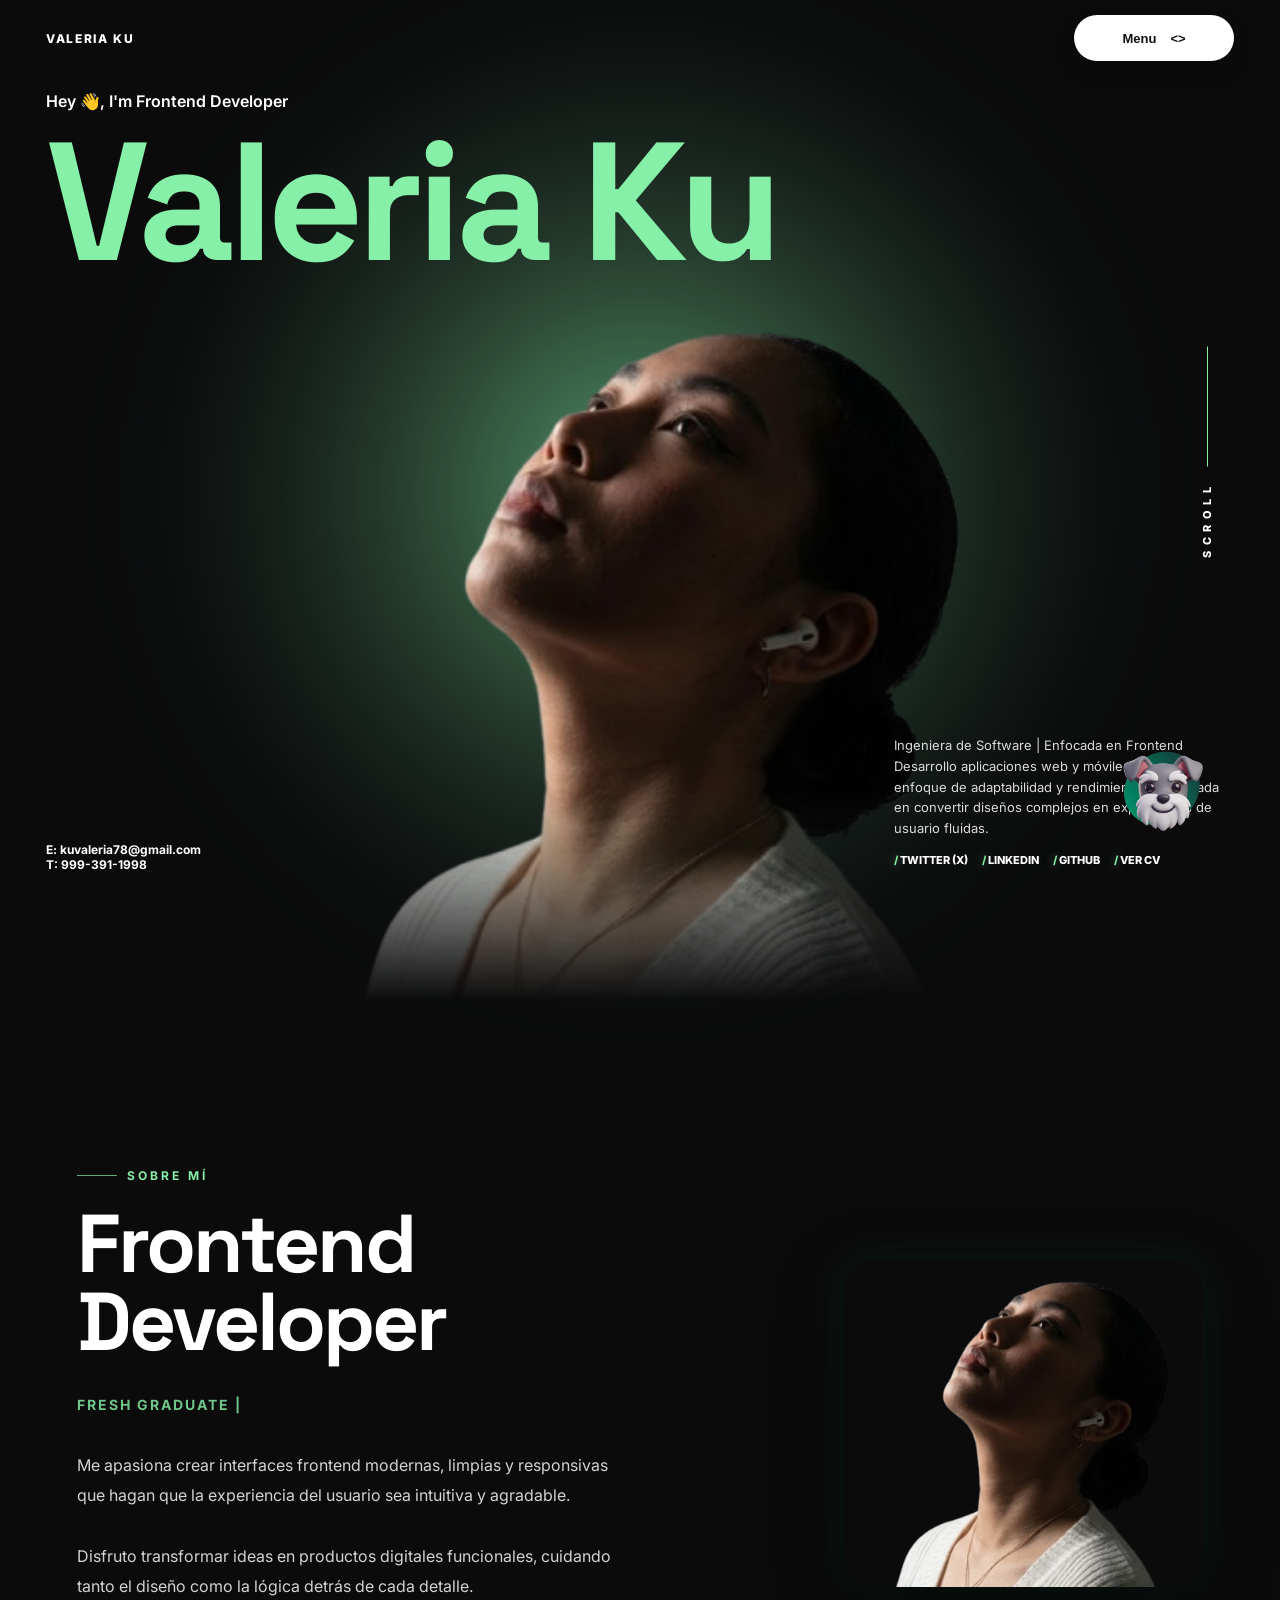
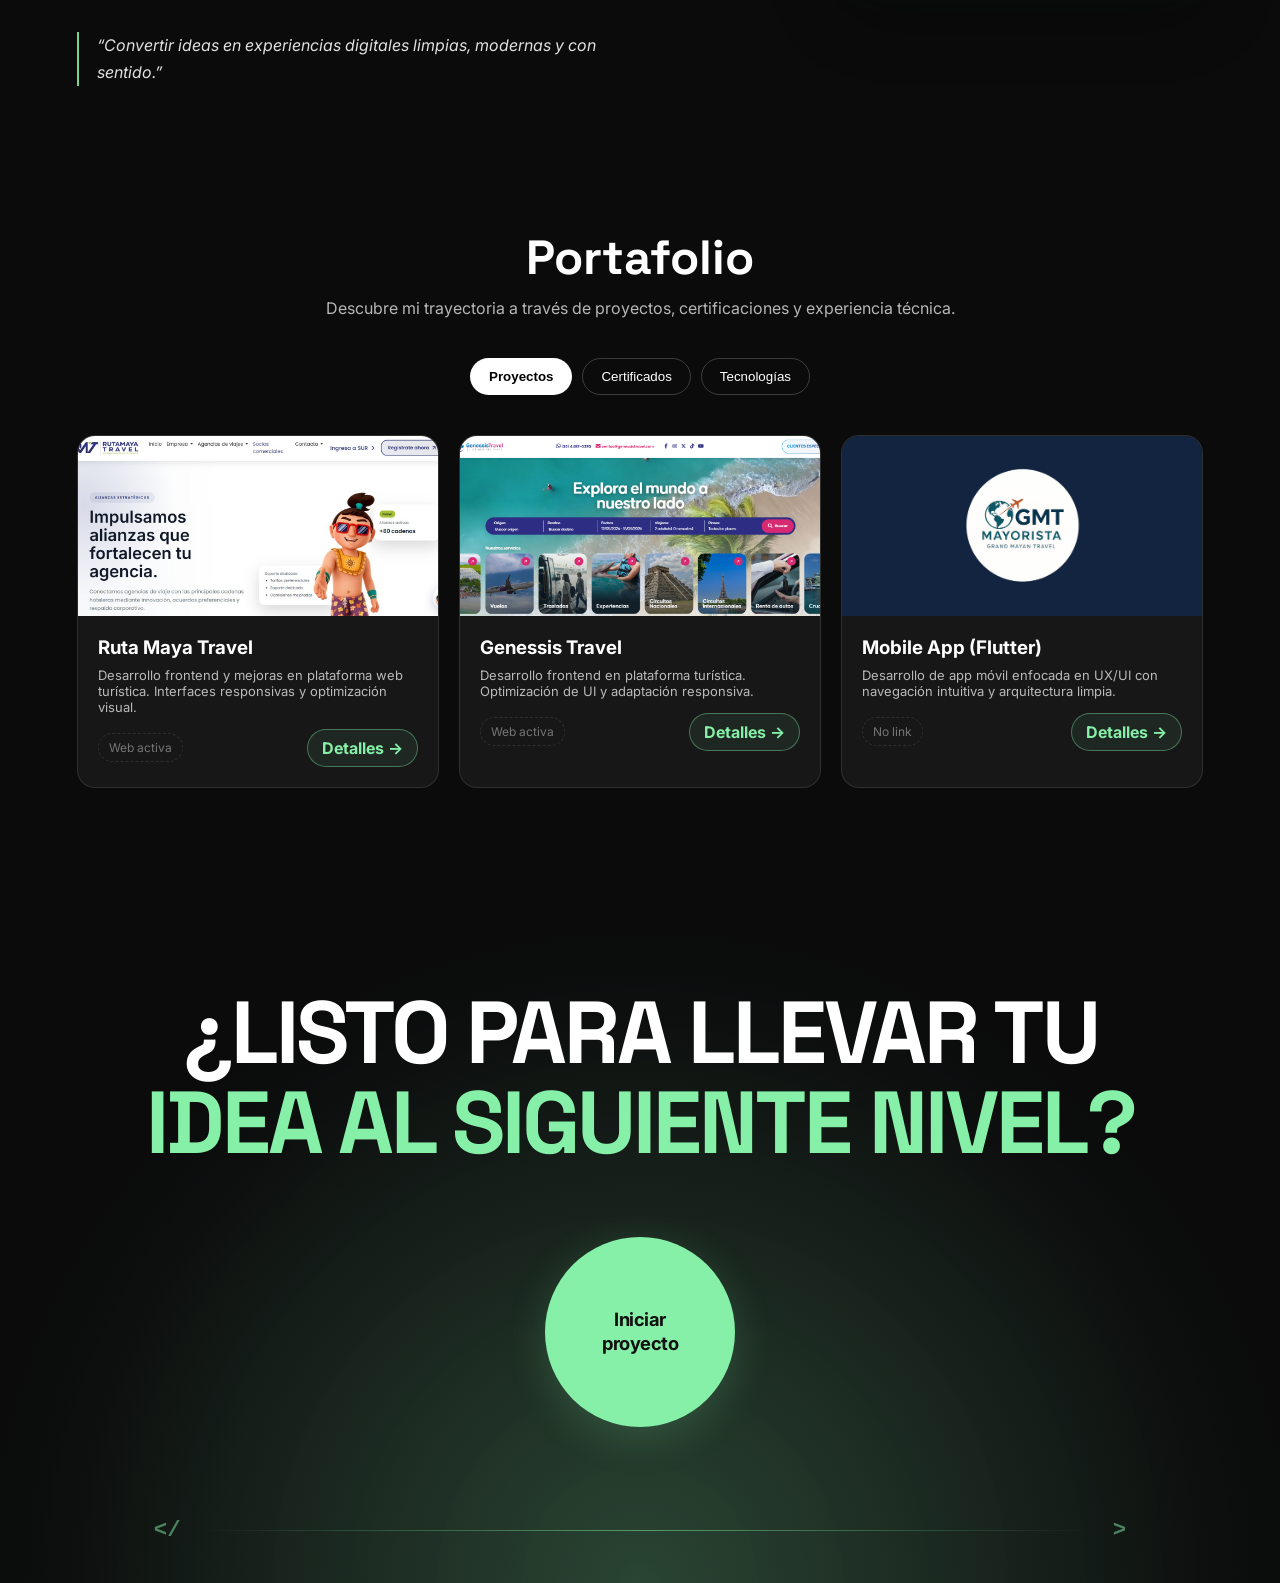
<file: index.html>
<!doctype html>
<html lang="es">

<head>
    <meta charset="utf-8" />
    <meta name="viewport" content="width=device-width,initial-scale=1" />
    <title>Valeria Ku | Portfolio</title>
    <link rel="icon" href="img/favicon.svg" type="image/svg+xml">
    <link rel="preconnect" href="https://fonts.googleapis.com">
    <link rel="preconnect" href="https://fonts.gstatic.com" crossorigin>

    <link
        href="https://fonts.googleapis.com/css2?family=Inter:wght@400;500;600;700;800;900&family=Space+Grotesk:wght@400;500;600;700&display=swap"
        rel="stylesheet">

    <link rel="stylesheet" href="css/style.css">
</head>

<body>

    <!-- CHATBOT CV -->
    <div class="cv-bot">
        <button class="cv-bot-toggle" id="cvBotToggle">
            <img src="img/Chat.png" alt="Chat Bot">
        </button>

        <div class="cv-bot-box" id="cvBotBox">
            <p>Hola 👋<br>¿Quieres descargar mi CV?</p>

            <a href="assets/PDF/CV_Valeria_Ku.pdf" download class="cv-download-btn">
                Descargar CV
            </a>
        </div>
    </div>

    <script>
        const toggle = document.getElementById("cvBotToggle");
        const box = document.getElementById("cvBotBox");

        toggle.addEventListener("click", () => {
            box.classList.toggle("active");
        });
    </script>

    <div class="frame">

        <div id="menu-container"></div>

        <main class="stage">

            <div class="glow" aria-hidden="true"></div>

            <p class="kicker">
                Hey 👋, I'm Frontend Developer
            </p>

            <h1 class="title">
                Valeria Ku
            </h1>

            <figure class="portrait">
                <img src="img/profile.png" alt="Valeria Ku">
            </figure>

            <div class="scroll" aria-hidden="true">
                <i></i>
                <span>SCROLL</span>
            </div>

            <aside class="bio">

                <p>
                    Ingeniera de Software | Enfocada en Frontend
                    Desarrollo aplicaciones web y móviles bajo un enfoque de adaptabilidad y rendimiento —
                    Centrada en convertir diseños complejos en experiencias de usuario fluidas.
                </p>

                <nav class="links">

                    <a href="https://x.com/valeria76617102" target="_blank" rel="noopener noreferrer">
                        <span class="slash">/</span>
                        TWITTER (X)
                    </a>

                    <a href="https://www.linkedin.com/in/valeria-k%C3%BA-220157258/" target="_blank"
                        rel="noopener noreferrer">
                        <span class="slash">/</span>
                        LINKEDIN
                    </a>

                    <a href="https://github.com/valeeerzx" target="_blank" rel="noopener noreferrer">
                        <span class="slash">/</span>
                        GITHUB
                    </a>

                    <a href="assets/PDF/CV_Valeria_Ku.pdf" target="_blank" rel="noopener noreferrer">
                        <span class="slash">/</span>
                        VER CV
                    </a>

                </nav>

            </aside>

        </main>

        <footer class="footer">
            <p>E: kuvaleria78@gmail.com</p>
            <p>T: 999-391-1998</p>
        </footer>

    </div>

    <div id="about-container"></div>
    <div id="projects-container"></div>
    <div id="contact-section"></div>

    <script src="js/loadComponents.js"></script>

</body>

</html>
</file>
<file: css/style.css>
:root {
    --bg: #0b0b0c;
    --text: #ffffff;
    --line: rgba(255, 255, 255, .35);
    --neon: #86f0a8;
}

* {
    box-sizing: border-box;
    margin: 0;
    padding: 0;
}

html, body {
    height: 100%;
}

body {
    font-family: Inter, system-ui, -apple-system, Segoe UI, Roboto, Arial, sans-serif;
    background: var(--bg);
    color: var(--text);
    overflow-x: hidden;
}

.frame {
    height: 100vh;
    padding: 15px 46px 28px;
    display: flex;
    flex-direction: column;
    position: relative;
}

/* HEADER */
.header {
    display: flex;
    justify-content: space-between;
    align-items: center;
    z-index: 100;
}

.brand {
    font-size: 12px;
    font-weight: 800;
    letter-spacing: .14em;
}

/* --- SECCIÓN DEL MENÚ MEJORADA --- */
.menu-wrapper {
    position: relative;
    width: 160px; /* Ancho fijo para evitar saltos visuales */
}

.menu {
    border: 0;
    background: #fff;
    color: #111;
    font-weight: 700;
    font-size: 13px;
    width: 100%;
    height: 46px;
    border-radius: 999px;
    cursor: pointer;
    display: flex;
    align-items: center;
    justify-content: center;
    gap: 14px;
    transition: all .3s cubic-bezier(0.4, 0, 0.2, 1);
    box-shadow: 0 10px 24px rgba(0,0,0,.15);
    position: relative;
    z-index: 102; 
}

.menu:hover {
    background: var(--neon);
    transform: translateY(-1px);
}

/* Estado cuando el menú está abierto para que encaje perfectamente */
.menu.is-open {
    box-shadow: none;
    border-radius: 16px 16px 0 0; /* Se une a la caja de abajo */
    background: #fff;
}

.nav-dropdown {
    position: absolute;
    top: 0;
    right: 0;
    background: #fff;
    width: 100%;
    border-radius: 16px;
    padding: 55px 10px 15px 10px; /* Padding superior para el botón */
    box-shadow: 0 20px 40px rgba(0,0,0,0.4);
    
    /* Estado oculto */
    opacity: 0;
    visibility: hidden;
    transform: translateY(-10px);
    transition: all 0.4s cubic-bezier(0.165, 0.84, 0.44, 1);
    z-index: 101;
}

.nav-dropdown.is-active {
    opacity: 1;
    visibility: visible;
    transform: translateY(0);
}

.nav-list {
    list-style: none;
}

.nav-list li a {
    display: block;
    padding: 12px 15px;
    color: #111;
    text-decoration: none;
    font-size: 14px;
    font-weight: 600;
    border-radius: 8px;
    transition: background 0.2s;
}

.nav-list li a:hover {
    background: #f0f0f0;
}

/* ROLLING TEXT EFFECT */

.rolling-link {
    overflow: hidden;
}

.rolling-text {
    display: flex;
    overflow: hidden;

    font-family: "Space Grotesk", sans-serif;
    font-weight: 600;
    line-height: 1.6em;

    --text: #111;
    --line-height: 22px;

    text-shadow:
        0 var(--line-height) 0 var(--text);
}

.rolling-text span {
    display: block;

    color: var(--text);

    transition:
        transform .5s cubic-bezier(.22,1,.36,1);

    will-change: transform;
}

/* hover */

.rolling-link:hover .rolling-text span {
    transform: translateY(calc(var(--line-height) * -1));
}

/* delays */

.rolling-link:hover .rolling-text span:nth-child(1) {
    transition-delay: 0s;
}

.rolling-link:hover .rolling-text span:nth-child(2) {
    transition-delay: .02s;
}

.rolling-link:hover .rolling-text span:nth-child(3) {
    transition-delay: .04s;
}

.rolling-link:hover .rolling-text span:nth-child(4) {
    transition-delay: .06s;
}

.rolling-link:hover .rolling-text span:nth-child(5) {
    transition-delay: .08s;
}

.rolling-link:hover .rolling-text span:nth-child(6) {
    transition-delay: .10s;
}

.rolling-link:hover .rolling-text span:nth-child(7) {
    transition-delay: .12s;
}

.rolling-link:hover .rolling-text span:nth-child(8) {
    transition-delay: .14s;
}

.rolling-link:hover .rolling-text span:nth-child(9) {
    transition-delay: .16s;
}

.rolling-link:hover .rolling-text span:nth-child(10) {
    transition-delay: .18s;
}

.rolling-link:hover .rolling-text span:nth-child(11) {
    transition-delay: .20s;
}

.rolling-link:hover .rolling-text span:nth-child(12) {
    transition-delay: .22s;
}

.stage {
    flex: 1;
    position: relative;
    overflow: visible;
}

.glow {
    position: absolute;
    left: 50%;
    top: 55%;
    transform: translate(-50%, -50%);
    width: 900px;
    height: 900px;
    border-radius: 999px;
    background: radial-gradient(circle at 50% 50%,
        rgba(134, 240, 168, .65) 0%,
        rgba(134, 240, 168, .25) 35%,
        rgba(134, 240, 168, .10) 55%,
        rgba(134, 240, 168, 0) 75%);
    filter: blur(70px);
    z-index: 1;

    pointer-events: none; /* ← ESTO */
}

.kicker {
    position: absolute;
    left: 0;
    top: 30px;
    font-size: 16px;
    font-weight: 600;
    z-index: 10;
}

.title {
    position: absolute;
    left: 0;
    top: 70px;
    font-family: "Space Grotesk", sans-serif;
    font-weight: 700;
    font-size: 168px;
    letter-spacing: -0.04em;
    line-height: .85;
    color: var(--neon);
    z-index: 6;
    white-space: nowrap;
}

.portrait {
    position: absolute;
    left: 50%;
    bottom: -160px;
    transform: translateX(-50%);
    height: 92%;
    z-index: 2;
    pointer-events: none;
}

.portrait img {
    height: 100%;
    opacity: 0;
    transform: translateY(40px);
    animation: imgEnter 1.1s ease-out forwards;
    animation-delay: .25s;
    will-change: transform, opacity;

    -webkit-mask-image: linear-gradient(
        to bottom,
        rgba(0,0,0,1) 70%,
        rgba(0,0,0,0) 100%
    );
    mask-image: linear-gradient(
        to bottom,
        rgba(0,0,0,1) 70%,
        rgba(0,0,0,0) 100%
    );
}

@keyframes imgEnter {
    to {
        opacity: 1;
        transform: translateY(0);
    }
}

.scroll {
    position: absolute;
    right: 20px;
    top: 50%;
    transform: translateY(-50%);
    z-index: 20;
    display: flex;
    flex-direction: column;
    align-items: center;
    gap: 15px;
}

.scroll i {
    width: 1px;
    height: 120px;
    background: var(--neon);
    display: block;
}

.scroll span {
    display: block;
    font-size: 11px;
    font-weight: 800;
    color: #fff;
    text-align: center;
    writing-mode: vertical-lr;
    transform: rotate(180deg);
    letter-spacing: 0.5em;
    text-transform: uppercase;
}

.bio {
    position: absolute;
    right: 0;
    bottom: -25px;
    width: 340px;
    z-index: 50;
    display: flex;
    flex-direction: column;
    justify-content: flex-end;
}

.bio p {
    font-size: 13px;
    line-height: 1.6;
    opacity: .85;
    margin-bottom: 14px;
}

.links {
    display: flex;
    gap: 14px;
    flex-wrap: wrap;
    position: relative;
    z-index: 51;

}

.links a {
    font-size: 11px;
    font-weight: 800;
    text-decoration: none;
    color: #fff;
}

.links a .slash {
    color: var(--neon);
    text-shadow: 0 0 10px rgba(134, 240, 168, .6);
}

.footer {
    margin-top: auto;
    font-size: 12px;
    font-weight: 700;
    z-index: 30;
}

@media (max-width: 980px) {
    .frame { padding: 22px 18px; }
    .title { font-size: 90px; white-space: normal; }
    .scroll { display: none; }
    .portrait { height: 75%; bottom: -60px; }
    .bio { width: 90%; }
}

/* ===== CHATBOT CV ===== */

.cv-bot {
    position: fixed;
    right: 30px;
    bottom: 30px;
    z-index: 9999;
}

.cv-bot-toggle {
    width: 150px;
    height: 150px;

    border: none;
    background: transparent;

    cursor: pointer;
    padding: 0;

    overflow: hidden;

    animation: floatBot 3s ease-in-out infinite;
}

.cv-bot-toggle img {
    width: 100%;
    height: 100%;
    object-fit: contain;
}

@keyframes floatBot {
    0% {
        transform: translateY(0px);
    }
    50% {
        transform: translateY(-6px);
    }
    100% {
        transform: translateY(0px);
    }
}

.cv-bot-box {
    position: absolute;
    bottom: 90px;
    right: 0;

    width: 260px;

    background: rgba(18,18,20,.96);

    border: 1px solid rgba(255,255,255,.08);

    backdrop-filter: blur(12px);

    border-radius: 22px;

    padding: 22px;

    opacity: 0;
    visibility: hidden;

    transform: translateY(20px);

    transition: all .35s ease;
}

.cv-bot-box.active {
    opacity: 1;
    visibility: visible;
    transform: translateY(0);
}

.cv-bot-box p {
    font-size: 14px;
    line-height: 1.6;
    margin-bottom: 18px;
    color: white;
}

.cv-download-btn {
    display: inline-flex;
    align-items: center;
    justify-content: center;

    width: 100%;

    padding: 14px;

    border-radius: 14px;

    text-decoration: none;

    font-weight: 700;
    font-size: 14px;

    background: var(--neon);
    color: #111;

    transition: all .25s ease;
}

.cv-download-btn:hover {
    transform: translateY(-2px);
    filter: brightness(1.05);
}
</file>
